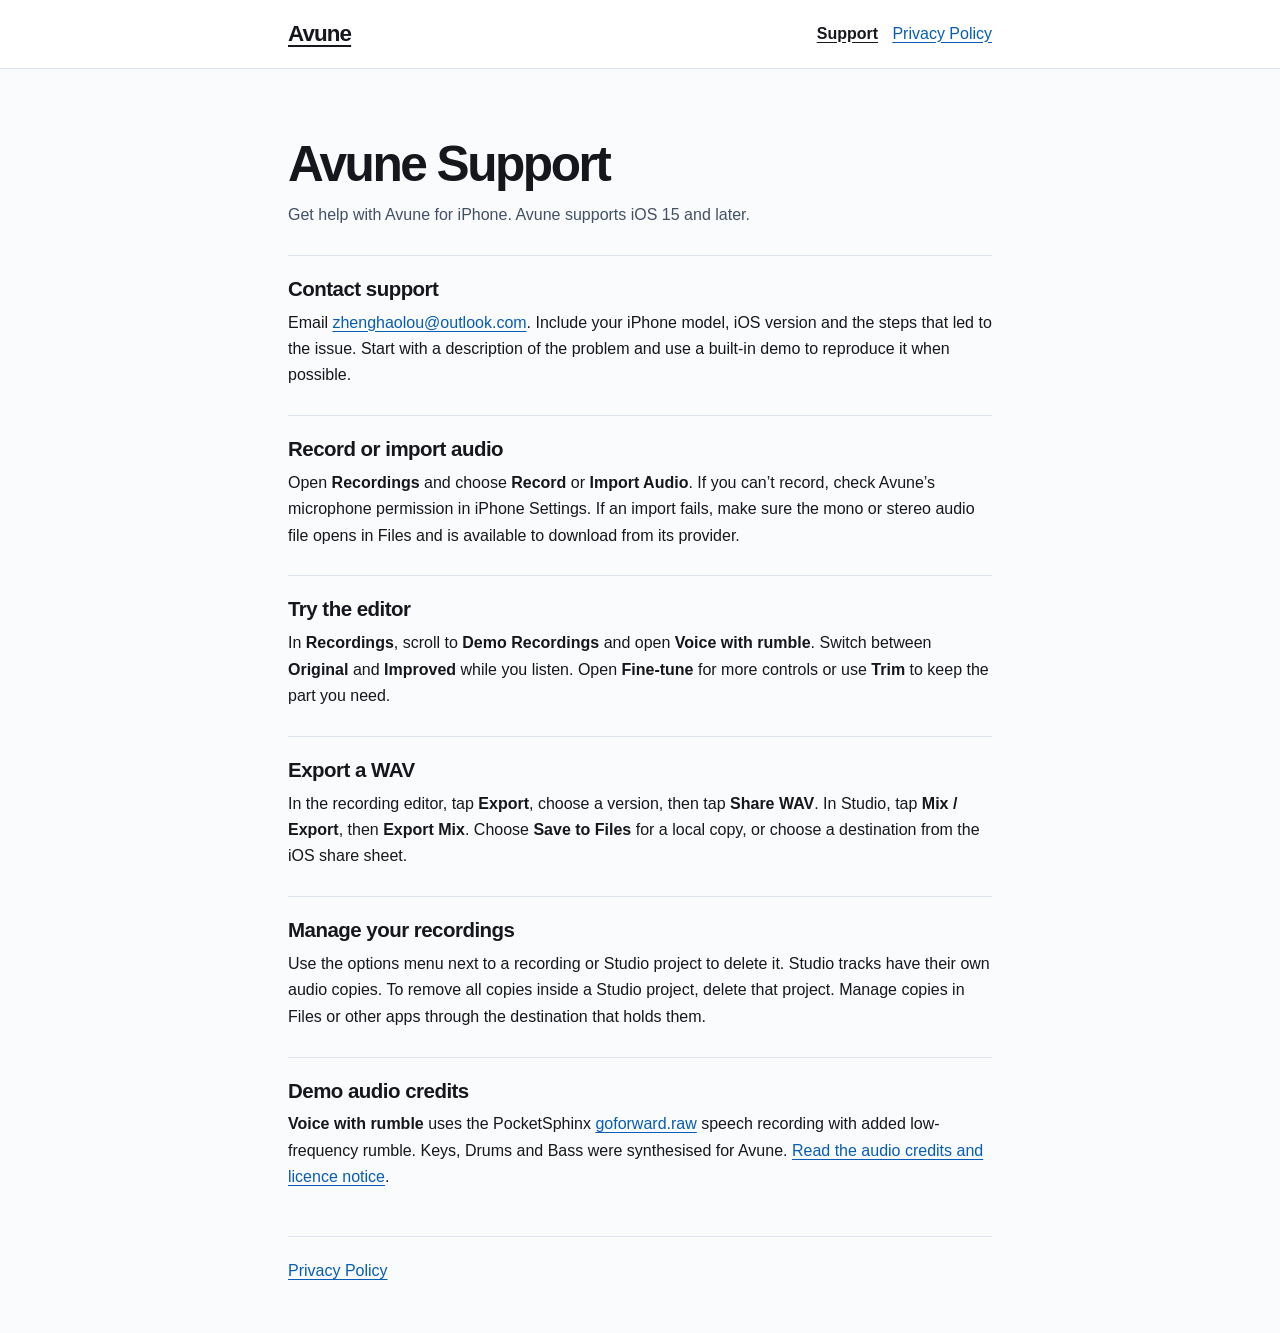
<file: index.html>
<!doctype html>
<html lang="en-AU">
<head>
  <meta charset="utf-8">
  <meta name="viewport" content="width=device-width, initial-scale=1">
  <meta name="description" content="Help with recording, editing, Studio and WAV export in Avune for iPhone.">
  <title>Avune Support</title>
  <link rel="stylesheet" href="style.css">
</head>
<body>
  <a class="skip" href="#main">Skip to content</a>
  <header>
    <div class="wrap masthead">
      <a class="brand" href="./">Avune</a>
      <nav aria-label="Avune help">
        <a href="./" aria-current="page">Support</a>
        <a href="privacy.html">Privacy Policy</a>
      </nav>
    </div>
  </header>
  <main id="main" class="wrap">
    <h1>Avune Support</h1>
    <p class="lede">Get help with Avune for iPhone. Avune supports iOS 15 and later.</p>

    <section aria-labelledby="contact">
      <h2 id="contact">Contact support</h2>
      <p>Email <a href="mailto:zhenghaolou@outlook.com">zhenghaolou@outlook.com</a>. Include your iPhone model, iOS version and the steps that led to the issue. Start with a description of the problem and use a built-in demo to reproduce it when possible.</p>
    </section>

    <section aria-labelledby="record-import">
      <h2 id="record-import">Record or import audio</h2>
      <p>Open <strong>Recordings</strong> and choose <strong>Record</strong> or <strong>Import Audio</strong>. If you can’t record, check Avune’s microphone permission in iPhone Settings. If an import fails, make sure the mono or stereo audio file opens in Files and is available to download from its provider.</p>
    </section>

    <section aria-labelledby="edit">
      <h2 id="edit">Try the editor</h2>
      <p>In <strong>Recordings</strong>, scroll to <strong>Demo Recordings</strong> and open <strong>Voice with rumble</strong>. Switch between <strong>Original</strong> and <strong>Improved</strong> while you listen. Open <strong>Fine-tune</strong> for more controls or use <strong>Trim</strong> to keep the part you need.</p>
    </section>

    <section aria-labelledby="export">
      <h2 id="export">Export a WAV</h2>
      <p>In the recording editor, tap <strong>Export</strong>, choose a version, then tap <strong>Share WAV</strong>. In Studio, tap <strong>Mix / Export</strong>, then <strong>Export Mix</strong>. Choose <strong>Save to Files</strong> for a local copy, or choose a destination from the iOS share sheet.</p>
    </section>

    <section aria-labelledby="files">
      <h2 id="files">Manage your recordings</h2>
      <p>Use the options menu next to a recording or Studio project to delete it. Studio tracks have their own audio copies. To remove all copies inside a Studio project, delete that project. Manage copies in Files or other apps through the destination that holds them.</p>
    </section>
 
    <section aria-labelledby="credits">
      <h2 id="credits">Demo audio credits</h2>
      <p><strong>Voice with rumble</strong> uses the PocketSphinx <a href="https://github.com/cmusphinx/pocketsphinx/blob/dd96abddba0824a65a68dadab2403c2b56e5c444/test/data/goforward.raw">goforward.raw</a> speech recording with added low-frequency rumble. Keys, Drums and Bass were synthesised for Avune. <a href="demo-audio-credits.txt">Read the audio credits and licence notice</a>.</p>
    </section>
  </main>
  <footer class="wrap"><a href="privacy.html">Privacy Policy</a></footer>
</body>
</html>
</file>
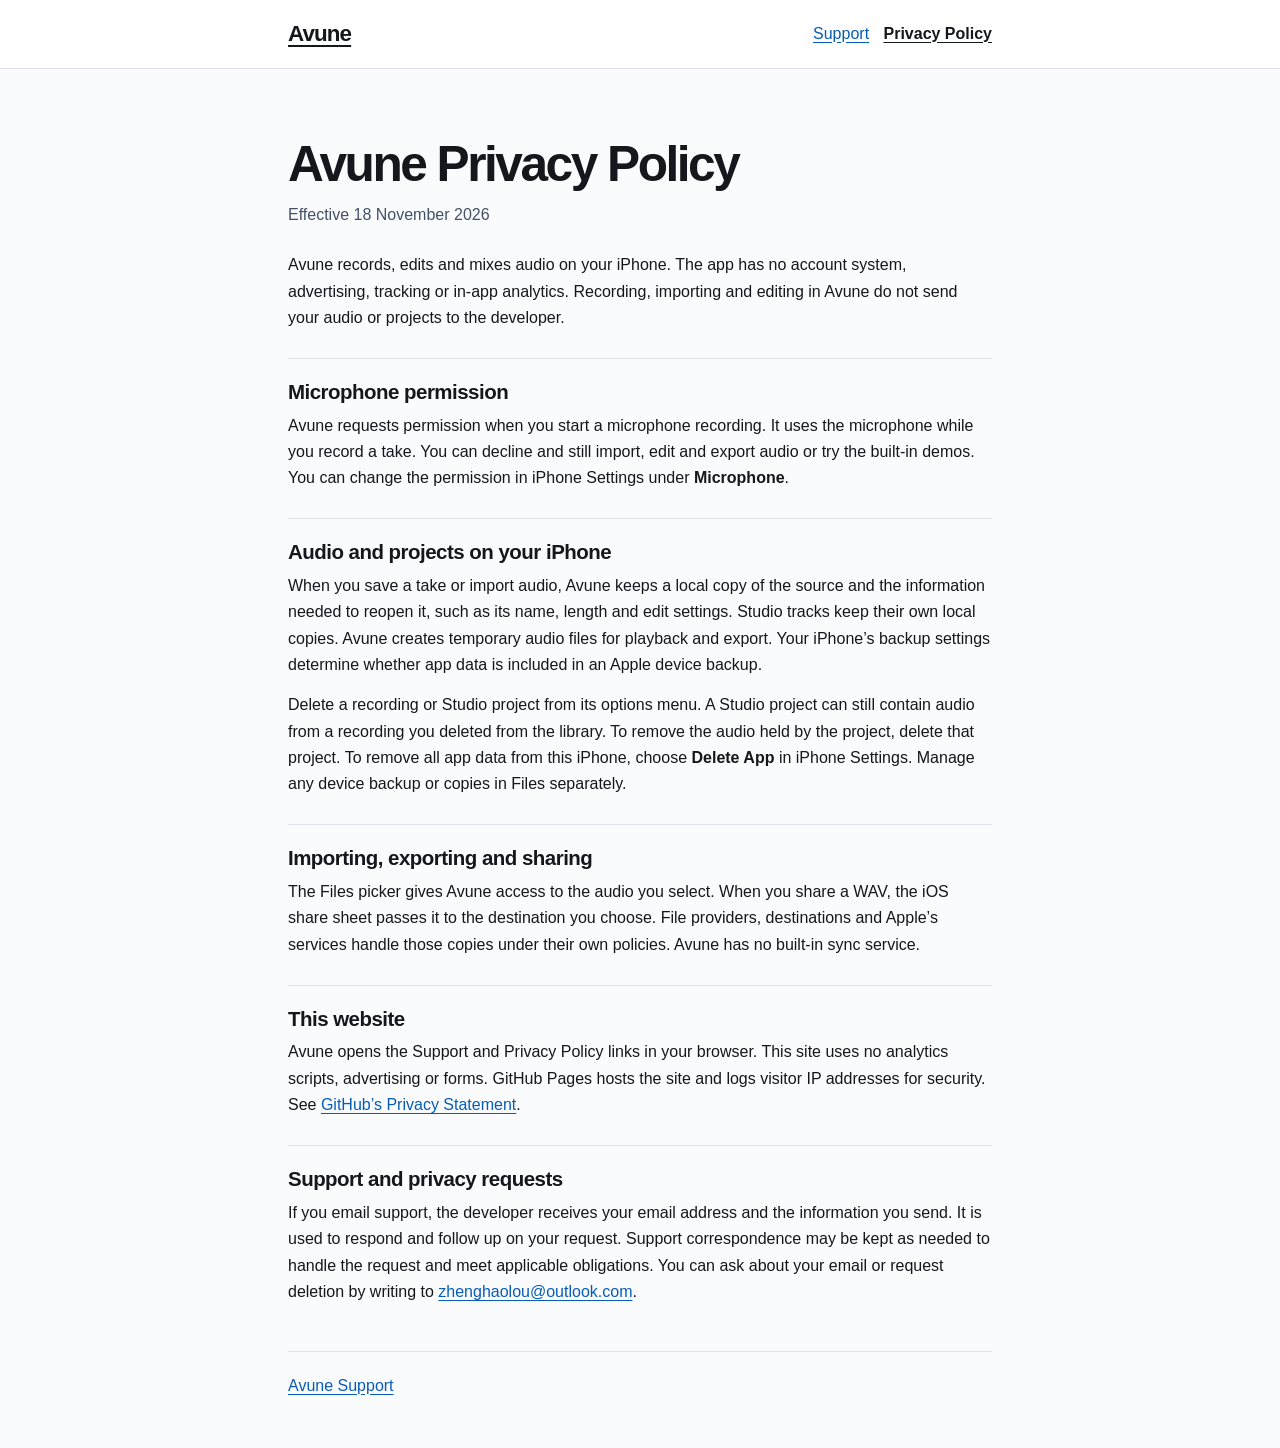
<file: privacy.html>
<!doctype html>
<html lang="en-AU">
<head>
  <meta charset="utf-8">
  <meta name="viewport" content="width=device-width, initial-scale=1">
  <meta name="description" content="How Avune for iPhone handles the microphone, audio files, projects and support messages.">
  <title>Avune Privacy Policy</title>
  <link rel="stylesheet" href="style.css">
</head>
<body>
  <a class="skip" href="#main">Skip to content</a>
  <header>
    <div class="wrap masthead">
      <a class="brand" href="./">Avune</a>
      <nav aria-label="Avune help">
        <a href="./">Support</a>
        <a href="privacy.html" aria-current="page">Privacy Policy</a>
      </nav>
    </div>
  </header>
  <main id="main" class="wrap">
    <h1>Avune Privacy Policy</h1>
    <p class="lede">Effective 18 November 2026</p>
    <p>Avune records, edits and mixes audio on your iPhone. The app has no account system, advertising, tracking or in-app analytics. Recording, importing and editing in Avune do not send your audio or projects to the developer.</p>

    <section aria-labelledby="mic">
      <h2 id="mic">Microphone permission</h2>
      <p>Avune requests permission when you start a microphone recording. It uses the microphone while you record a take. You can decline and still import, edit and export audio or try the built-in demos. You can change the permission in iPhone Settings under <strong>Microphone</strong>.</p>
    </section>

    <section aria-labelledby="storage">
      <h2 id="storage">Audio and projects on your iPhone</h2>
      <p>When you save a take or import audio, Avune keeps a local copy of the source and the information needed to reopen it, such as its name, length and edit settings. Studio tracks keep their own local copies. Avune creates temporary audio files for playback and export. Your iPhone’s backup settings determine whether app data is included in an Apple device backup.</p>
      <p>Delete a recording or Studio project from its options menu. A Studio project can still contain audio from a recording you deleted from the library. To remove the audio held by the project, delete that project. To remove all app data from this iPhone, choose <strong>Delete App</strong> in iPhone Settings. Manage any device backup or copies in Files separately.</p>
    </section>

    <section aria-labelledby="share">
      <h2 id="share">Importing, exporting and sharing</h2>
      <p>The Files picker gives Avune access to the audio you select. When you share a WAV, the iOS share sheet passes it to the destination you choose. File providers, destinations and Apple’s services handle those copies under their own policies. Avune has no built-in sync service.</p>
    </section>

    <section aria-labelledby="website">
      <h2 id="website">This website</h2>
      <p>Avune opens the Support and Privacy Policy links in your browser. This site uses no analytics scripts, advertising or forms. GitHub Pages hosts the site and logs visitor IP addresses for security. See <a href="https://docs.github.com/en/site-policy/privacy-policies/github-general-privacy-statement">GitHub’s Privacy Statement</a>.</p>
    </section>

    <section aria-labelledby="contact">
      <h2 id="contact">Support and privacy requests</h2>
      <p>If you email support, the developer receives your email address and the information you send. It is used to respond and follow up on your request. Support correspondence may be kept as needed to handle the request and meet applicable obligations. You can ask about your email or request deletion by writing to <a href="mailto:zhenghaolou@outlook.com">zhenghaolou@outlook.com</a>.</p>
    </section>
  </main>
  <footer class="wrap"><a href="./">Avune Support</a></footer>
</body>
</html>
</file>
<file: style.css>
:root {
  color-scheme: light;
  --ink: #15171c;
  --secondary: #435065;
  --link: #075cb5;
  --rule: #dce3ec;
}

* { box-sizing: border-box; }

body {
  margin: 0;
  background: #fafbfd;
  color: var(--ink);
  font: 1rem/1.65 -apple-system, BlinkMacSystemFont, "Helvetica Neue", sans-serif;
  overflow-wrap: anywhere;
}

.wrap { width: min(100% - 2.5rem, 44rem); margin-inline: auto; }

header { border-bottom: 1px solid var(--rule); background: #fff; }
.masthead {
  display: flex;
  align-items: center;
  justify-content: space-between;
  flex-wrap: wrap;
  min-height: 4.25rem;
  column-gap: 1.25rem;
  padding-block: .3rem;
}

a { color: var(--link); text-underline-offset: .17em; }
a:focus-visible { outline: 2px solid var(--link); outline-offset: 3px; border-radius: 2px; }
.brand { color: var(--ink); font-size: 1.4rem; font-weight: 750; letter-spacing: -.04em; }
nav { display: flex; flex-wrap: wrap; gap: .25rem .9rem; }
nav a { display: inline-flex; align-items: center; min-block-size: 2.75rem; }
nav a[aria-current] { color: var(--ink); font-weight: 700; }
.skip { position: absolute; left: 1rem; top: -5rem; padding: .5rem; background: #fff; z-index: 1; }
.skip:focus { top: 1rem; }

main { padding-block: clamp(2rem, 7vw, 4.25rem) 2rem; }
h1 { margin: 0; font-size: clamp(2.1rem, 6.5vw, 3.1rem); line-height: 1.1; letter-spacing: -.05em; }
h2 { margin: 0 0 .45rem; font-size: 1.28rem; line-height: 1.3; letter-spacing: -.025em; }
p { margin: 0 0 .85rem; }
.lede { margin-block: .65rem 1.5rem; color: var(--secondary); }
section { margin-top: 1.65rem; padding-top: 1.25rem; border-top: 1px solid var(--rule); }
footer { border-top: 1px solid var(--rule); padding-block: .75rem 2.5rem; }
footer a { display: inline-flex; align-items: center; min-block-size: 2.75rem; }
</file>
